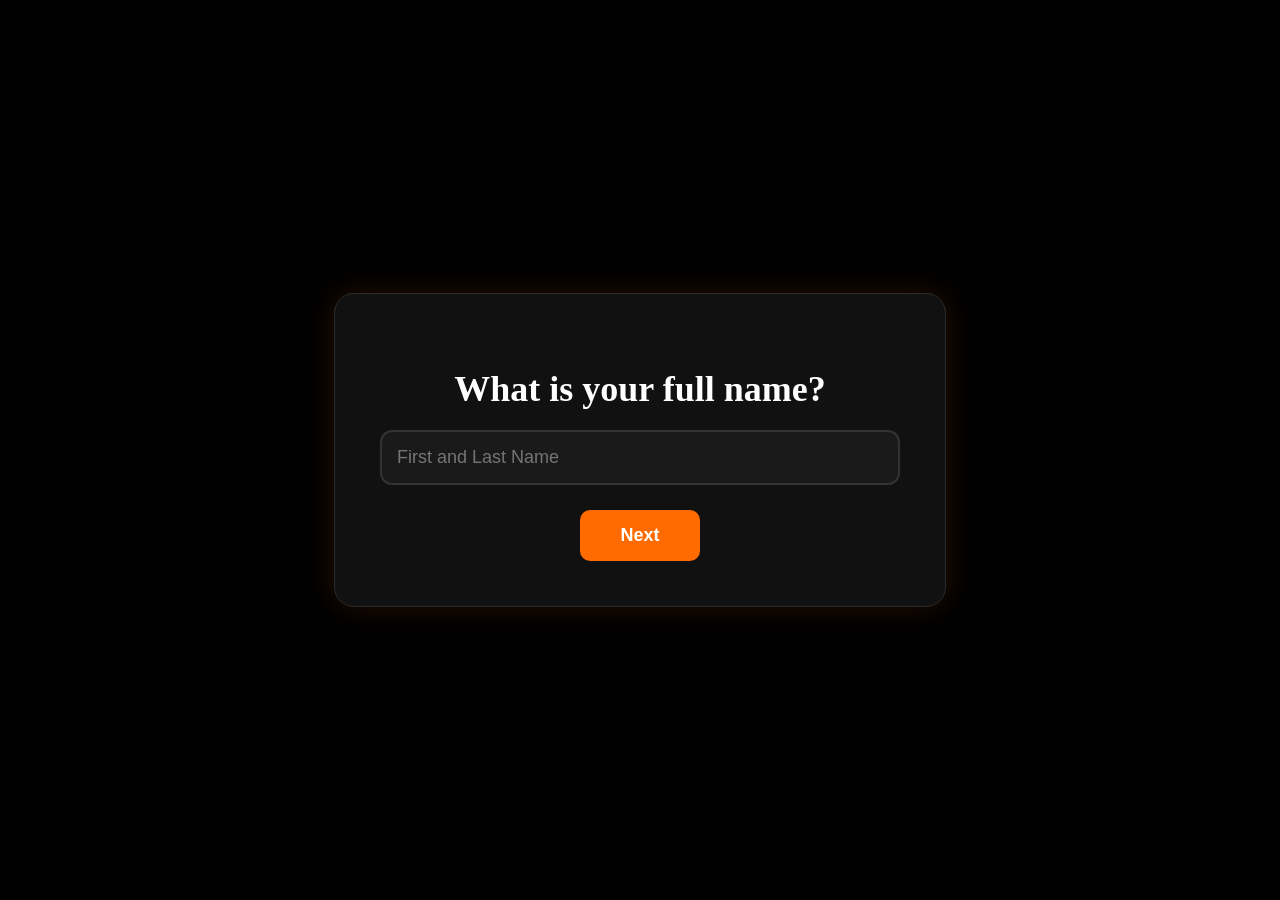
<file: index.html>
<!DOCTYPE html>

<html>

<head>

    <title>MacroMate</title>

    

    <link rel="stylesheet" href="style.css">

    

</head>

<body>

    <div class="container">

        

        <div class="card">

           

            <div class="step active" id="step1">

                <h2>What is your full name?</h2>

                

                <input type="text" id="fullName" placeholder="First and Last Name">

                <button onclick="nextStep(1,2)">Next</button>

               

            </div>

            <div class="step" id="step2">

                <h2>Choose a username</h2>

                

                <input type="text" id="username" placeholder="Username">

                <button onclick="nextStep(2,3)">Next</button>

            </div>

            <div class="step" id="step3">

                <h2>Enter your email</h2>

               

                <input type="email" id="email" placeholder="Email Address">

                <button onclick="nextStep(3,4)">Next</button>

            </div>

            <div class="step" id="step4">

                <h2>Create a password</h2>

              

                <input type="password" id="password" placeholder="Password">

                <button onclick="nextStep(4,5)">Next</button>

            </div>

            <div class="step" id="step5">

                <h2>Select your gender</h2>

                

                <select id="gender">

                    <option>Male</option>

                    <option>Female</option>

                    <option>Other</option>

                </select>

                <button onclick="nextStep(5,6)">Next</button>

            </div>

            <div class="step" id="step6">

                <h2>How old are you?</h2>

              

                <input type="number" id="age" placeholder="Age">

                <button onclick="nextStep(6,7)">Next</button>

            </div>

            <div class="step" id="step7">

                <h2>What is your height?</h2>

               

                <input type="number" id="height" placeholder="Height (cm)">

                <button onclick="nextStep(7,8)">Next</button>

            </div>

            <div class="step" id="step8">

                <h2>What is your weight?</h2>

             

                <input type="number" id="weight" placeholder="Weight (kg)">

                <button onclick="nextStep(8,9)">Next</button>

            </div>

            <div class="step" id="step9">

                <h2>What is your main goal?</h2>

               

                <select id="goal">

                    <option>Lose Weight</option>

                    <option>Gain Muscle</option>

                    <option>Stay Fit</option>

                    <option>Improve Health</option>

                    <option>Build Endurance</option>

                </select>

                <button onclick="nextStep(9,10)">Next</button>

            </div>

            <div class="step" id="step10">

                <h2>How active are you?</h2>

               

                <select id="activity">

                    <option>Not Active</option>

                    <option>Lightly Active</option>

                    <option>Moderately Active</option>

                    <option>Very Active</option>

                    <option>Athlete</option>

                </select>

                <button onclick="saveUserData()">Finish</button>

                

            </div>

            <div class="step" id="step11">

                <h2>Account Created!</h2>

               

                <p>Welcome to your fitness journey.</p>

            </div>

        </div>

    </div>

    <script src="script.js"></script>

   

</body>

</html>
</file>
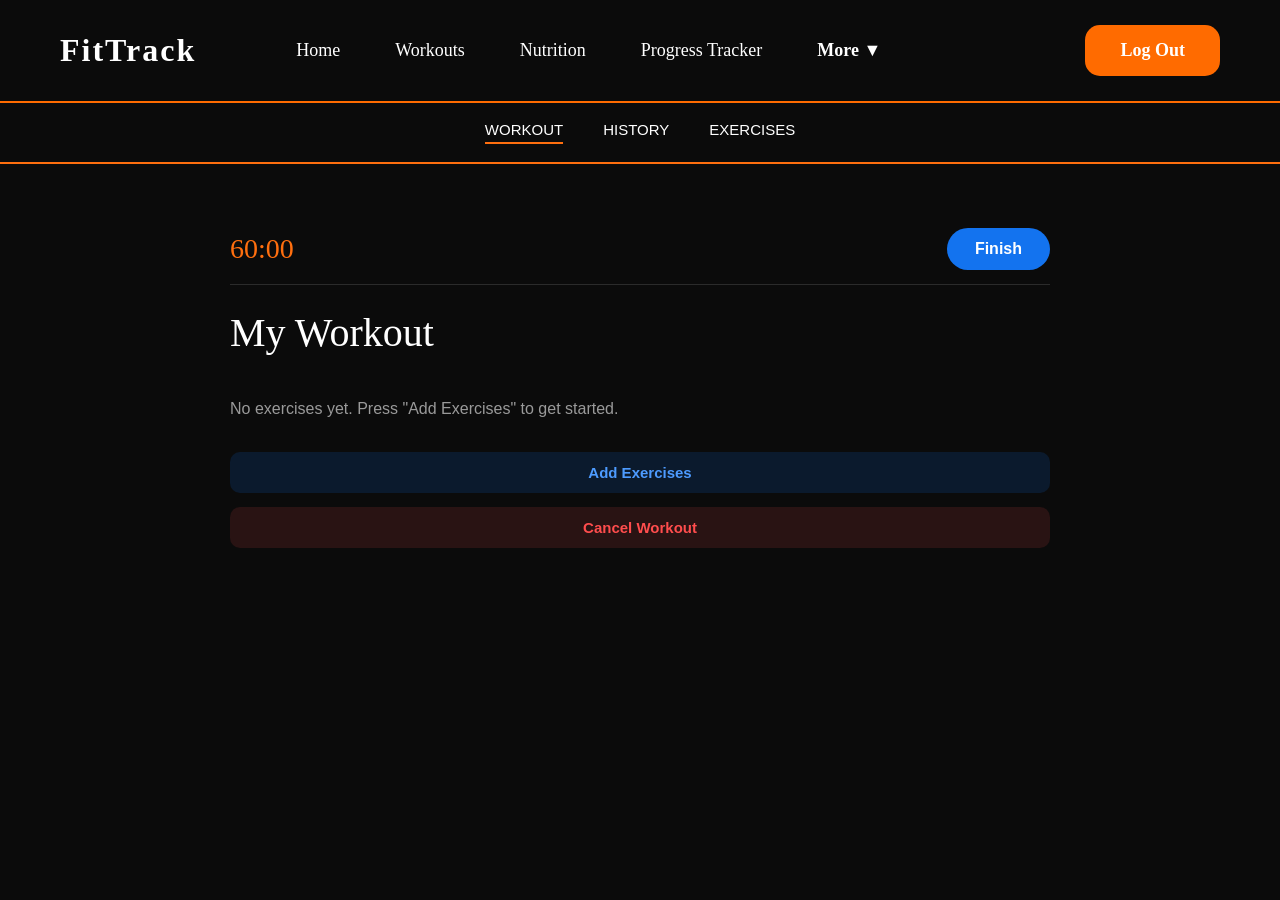
<file: active.html>
<!DOCTYPE html>
<html lang="en">
<head>
  <meta charset="UTF-8">
  <meta name="viewport" content="width=device-width, initial-scale=1.0">
  <title>Workout in Progress</title>
  <link rel="stylesheet" href="workoutpagestyle.css">
</head>
<body>

  <!-- ===== SHARED NAV (exact same on every page of the site) ===== -->
  <nav>

    <h1>FitTrack</h1>
    <!-- Website logo -->

    <div class="nav-links">

      <a href="dashboard.html">Home</a>
      <!-- Link to dashboard homepage -->

      <a href="workout.html">Workouts</a>
      <!-- Link to workouts page -->

      <a href="nutrition.html">Nutrition</a>
      <!-- Link to nutrition page -->

      <a href="progress.html">Progress Tracker</a>
      <!-- Link to progress tracker page -->

      <div class="dropdown">
        <!-- Dropdown menu -->

        <button class="dropbtn">
          More ▼
        </button>

        <div class="dropdown-content">

          <a href="about.html">About Us</a>
          <!-- Link to about page -->

          <a href="subscription.html">Subscriptions</a>
          <!-- Link to subscriptions page -->

          <a href="Contact.html">Contact</a>
          <!-- Link to contact page -->

        </div>

      </div>

    </div>

    <a href="Landing.html" class="signup-btn">
      Log Out
    </a>
    <!-- Logs user out and returns to landing page -->

  </nav>

  <!-- ===== WORKOUT TRACKER TABS (only on the tracker pages) ===== -->
  <div class="tracker-nav">
    <a href="workout.html" class="current">WORKOUT</a>
    <a href="history.html">HISTORY</a>
    <a href="exercises.html">EXERCISES</a>
  </div>

  <main>
    <!-- Timer and Finish button stick to the top -->
    <div class="active-top">
      <span class="timer"></span>
      <button class="blue-btn" onclick="finishWorkout()">Finish</button>
    </div>

    <input type="text" id="workout-name" class="name-input" value="My Workout">

    <!-- Exercises get added in here -->
    <div id="exercises">
      <p class="empty">No exercises yet. Press "Add Exercises" to get started.</p>
    </div>

    <div id="end"></div>
    <a href="#picker" class="light-btn full">Add Exercises</a>
    <a href="workout.html" class="red-btn full">Cancel Workout</a>
  </main>


  <!-- ===== HIDDEN EXERCISE (gets copied every time you add one) ===== -->
  <div class="exercise-block" id="exercise-template">
    <div class="card-head">
      <h3 class="exercise-name">Exercise</h3>
      <button class="text-btn red" onclick="removeExercise(this)">Remove</button>
    </div>
    <div class="set-header">
      <span>SET</span><span>KG</span><span>REPS</span><span>✓</span>
    </div>
    <div class="set-row">
      <span class="set-num">1</span>
      <input type="number" min="0">
      <input type="number" min="0">
      <label class="check"><input type="checkbox"><span>✓</span></label>
    </div>
    <button class="light-btn" onclick="addSet(this)">+ Add Set</button>
  </div>


  <!-- ===== POPUP: PICK AN EXERCISE ===== -->
  <div id="picker" class="modal">
    <div class="modal-box">
      <div class="modal-top">
        <a href="#end" class="text-btn">Close</a>
        <a href="#new-exercise" class="text-btn">+ New Exercise</a>
      </div>
      <a href="#end" class="list-item" onclick="addExercise('Barbell Row')">Barbell Row<span class="part">Back</span></a>
      <a href="#end" class="list-item" onclick="addExercise('Bench Press')">Bench Press<span class="part">Chest</span></a>
      <a href="#end" class="list-item" onclick="addExercise('Bicep Curl')">Bicep Curl<span class="part">Arms</span></a>
      <a href="#end" class="list-item" onclick="addExercise('Calf Raise')">Calf Raise<span class="part">Legs</span></a>
      <a href="#end" class="list-item" onclick="addExercise('Deadlift')">Deadlift<span class="part">Back</span></a>
      <a href="#end" class="list-item" onclick="addExercise('Incline Dumbbell Press')">Incline Dumbbell Press<span class="part">Chest</span></a>
      <a href="#end" class="list-item" onclick="addExercise('Lat Pulldown')">Lat Pulldown<span class="part">Back</span></a>
      <a href="#end" class="list-item" onclick="addExercise('Lateral Raise')">Lateral Raise<span class="part">Shoulders</span></a>
      <a href="#end" class="list-item" onclick="addExercise('Leg Press')">Leg Press<span class="part">Legs</span></a>
      <a href="#end" class="list-item" onclick="addExercise('Overhead Press')">Overhead Press<span class="part">Shoulders</span></a>
      <a href="#end" class="list-item" onclick="addExercise('Pull Ups')">Pull Ups<span class="part">Back</span></a>
      <a href="#end" class="list-item" onclick="addExercise('Romanian Deadlift')">Romanian Deadlift<span class="part">Legs</span></a>
      <a href="#end" class="list-item" onclick="addExercise('Squat')">Squat<span class="part">Legs</span></a>
      <a href="#end" class="list-item" onclick="addExercise('Tricep Pushdown')">Tricep Pushdown<span class="part">Arms</span></a>
    </div>
  </div>


  <!-- ===== POPUP: MAKE A NEW EXERCISE ===== -->
  <div id="new-exercise" class="modal">
    <div class="modal-box">
      <h2>New Exercise</h2>
      <input type="text" id="new-name" placeholder="Exercise name, e.g. Cable Crossover">
      <div class="modal-buttons">
        <a href="#picker" class="grey-btn">Cancel</a>
        <a href="#end" class="blue-btn" onclick="addExercise(document.getElementById('new-name').value)">Add</a>
      </div>
    </div>
  </div>


  <!-- ===== THE ONLY JAVASCRIPT ===== -->
  <script>
    // Remember when the workout started
    const startTime = Date.now();

    // Add an exercise by copying the hidden one
    function addExercise(name) {
      const block = document.getElementById("exercise-template").cloneNode(true);
      block.removeAttribute("id");
      block.querySelector("h3").textContent = name;
      document.getElementById("exercises").appendChild(block);
    }

    // Remove an exercise
    function removeExercise(button) {
      button.closest(".exercise-block").remove();
    }

    // Add a set by copying the last set
    function addSet(button) {
      const sets = button.parentElement.querySelectorAll(".set-row");
      const newSet = sets[sets.length - 1].cloneNode(true);
      newSet.querySelector(".set-num").textContent = sets.length + 1;
      newSet.querySelector(".check input").checked = false;
      button.before(newSet);
    }

    // Save every ticked set to History
    function finishWorkout() {
      let rows = "";
      const ticked = document.querySelectorAll("#exercises .check input:checked");

      for (const box of ticked) {
        const name = box.closest(".exercise-block").querySelector("h3").textContent;
        const numbers = box.closest(".set-row").querySelectorAll("input[type=number]");
        rows += "<div class='history-row'><span>" + name + "</span><span>" + numbers[0].value + " kg × " + numbers[1].value + "</span></div>";
      }

      if (rows === "") {
        alert("Tick off at least one set first.");
        return;
      }

      const minutes = Math.round((Date.now() - startTime) / 60000);
      const card = "<div class='card'><h3>" + document.getElementById("workout-name").value + "</h3>"
        + "<p class='date'>" + new Date().toDateString() + " · " + minutes + " min</p>"
        + "<div class='history-row head'><span>Exercise</span><span>Set</span></div>"
        + rows + "</div>";

      // Put the new workout at the top of the saved history
      localStorage.setItem("history", card + (localStorage.getItem("history") || ""));
      location.href = "history.html";
    }

    // If you started from a template, the link has its name and exercises after the "?"
    if (location.search !== "") {
      const names = decodeURI(location.search.slice(1)).split(",");
      document.getElementById("workout-name").value = names.shift();
      for (const name of names) {
        addExercise(name);
      }
    }
  </script>

</body>
</html>
</file>
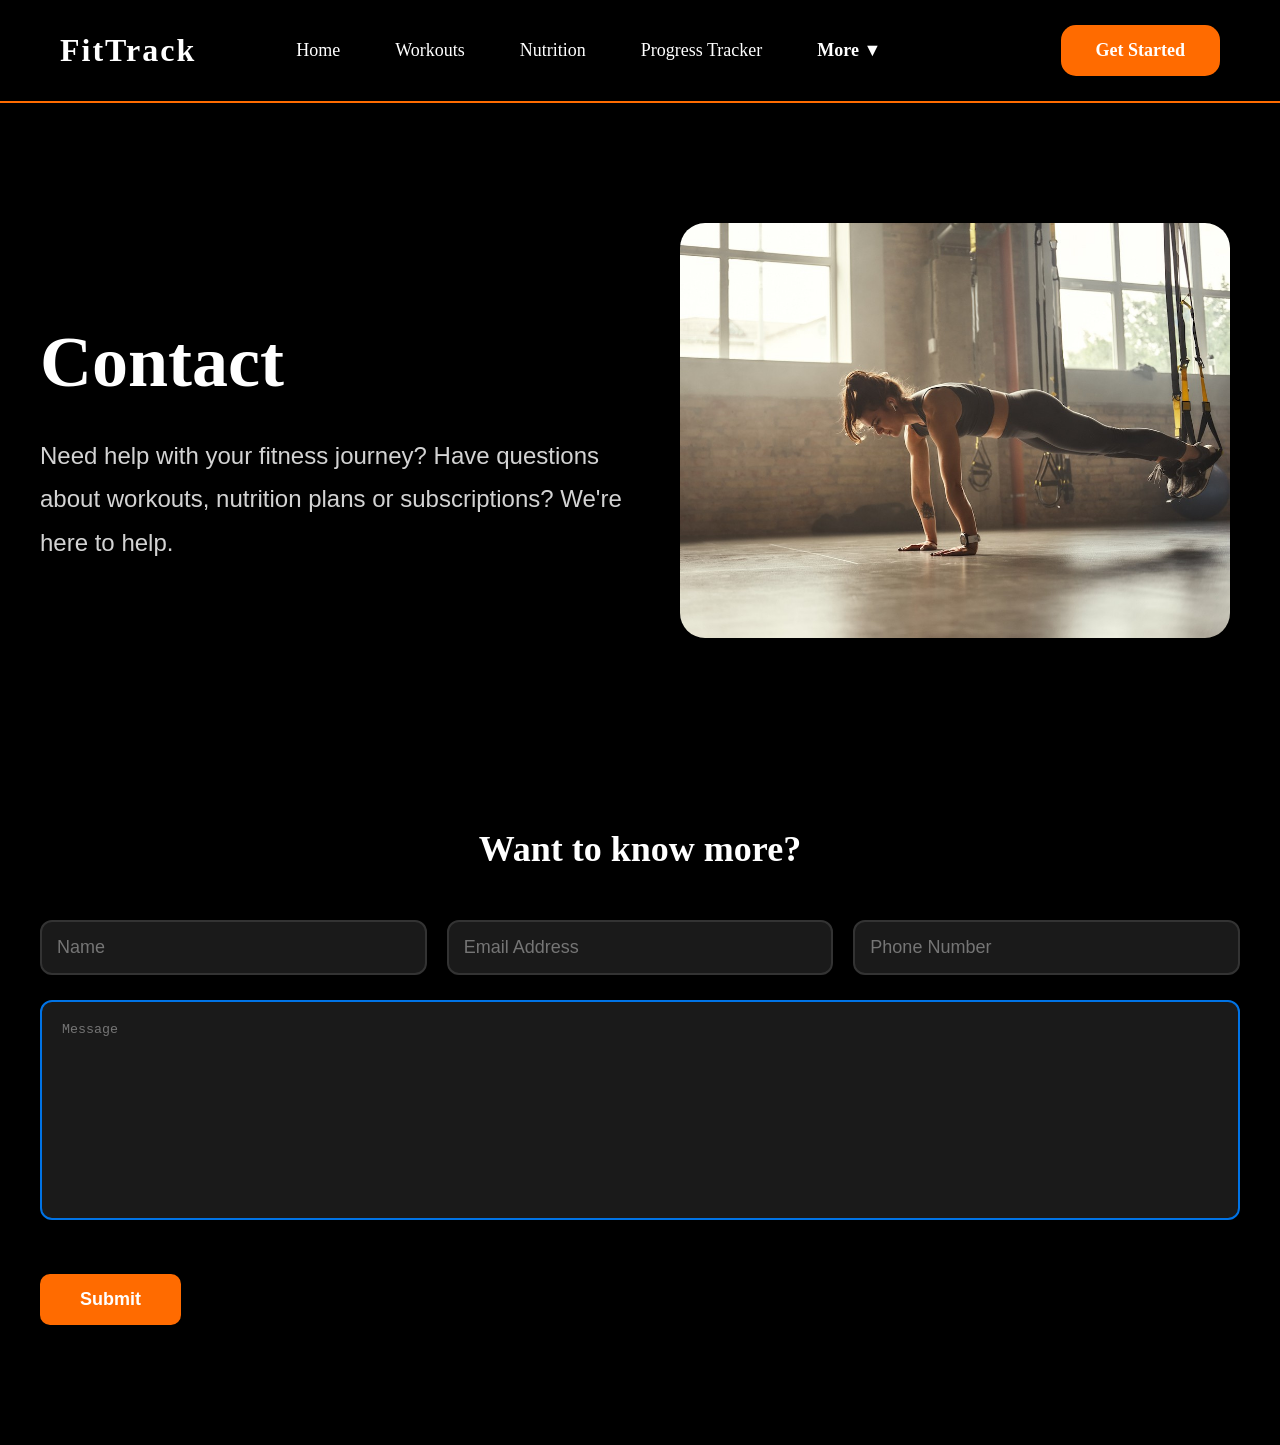
<file: Contact.html>
<!DOCTYPE html>

<html>

<head>

    <title>Contact | FitTrack</title>

    <!-- Page title shown in browser tab -->

    <link rel="stylesheet" href="style.css">

    <!-- Connects page to CSS file -->

</head>

<body>

    <nav>

        <h1>FitTrack</h1>

        <!-- Website logo -->

        <div class="nav-links">

            <a href="Landing.html">Home</a> 
                
                <!-- Link to home page -->

            <a href="workouts.html">Workouts</a> 
                
                <!-- Link to workouts page -->

            <a href="nutrition.html">Nutrition</a> 
                
                <!-- Link to nutrition page -->

            <a href="tracker.html">Progress Tracker</a> 
            
                <!-- Link to progress tracker page -->


            <div class="dropdown"> <!-- Dropdown menu -->
                <button class="dropbtn"> More ▼ </button>
                    <div class="dropdown-content">
                        <a href="about.html">About Us</a>
                        
                        <!-- Link to about page -->

                        <a href="subscriptions.html">Subscriptions</a> 
                        
                        <!-- Link to subscriptions page -->

                        <a href="contact.html">Contact</a> 
                        
                        <!-- Link to contact page -->

                </div>

            </div>

        </div>

        <a href="index.html" class="signup-btn">
            Get Started
        </a>

        <!-- Takes user to sign up page -->

    </nav>

    <div class="contact-header">

        <!-- Main contact section -->

        <div class="contact-text">

            <h1>Contact</h1>

            <!-- Contact page heading -->

            <p>

                Need help with your fitness journey?

                Have questions about workouts,
                nutrition plans or subscriptions?

                We're here to help.

            </p>

            <!-- Brief contact description -->

        </div>

        <div class="contact-image">

            <img src="AdobeStock_279281463.jpeg" alt="Fitness Support">

            <!-- Contact page image -->

        </div>

    </div>

    <div class="contact-section">

        <!-- Contact form section -->

        <h2>

            Want to know more?

        </h2>

        <!-- Contact form heading -->

        <form>

            <div class="contact-row">

                <input type="text" placeholder="Name">

                <!-- User enters name -->

                <input type="email" placeholder="Email Address">

                <!-- User enters email address -->

                <input type="tel" placeholder="Phone Number">

                <!-- User enters phone number -->

            </div>

            <textarea placeholder="Message"></textarea>

            <!-- User enters message -->

            <button type="submit">

                Submit

            </button>

            <!-- Submit button -->

        </form>

    </div>

</body>

</html>
</file>
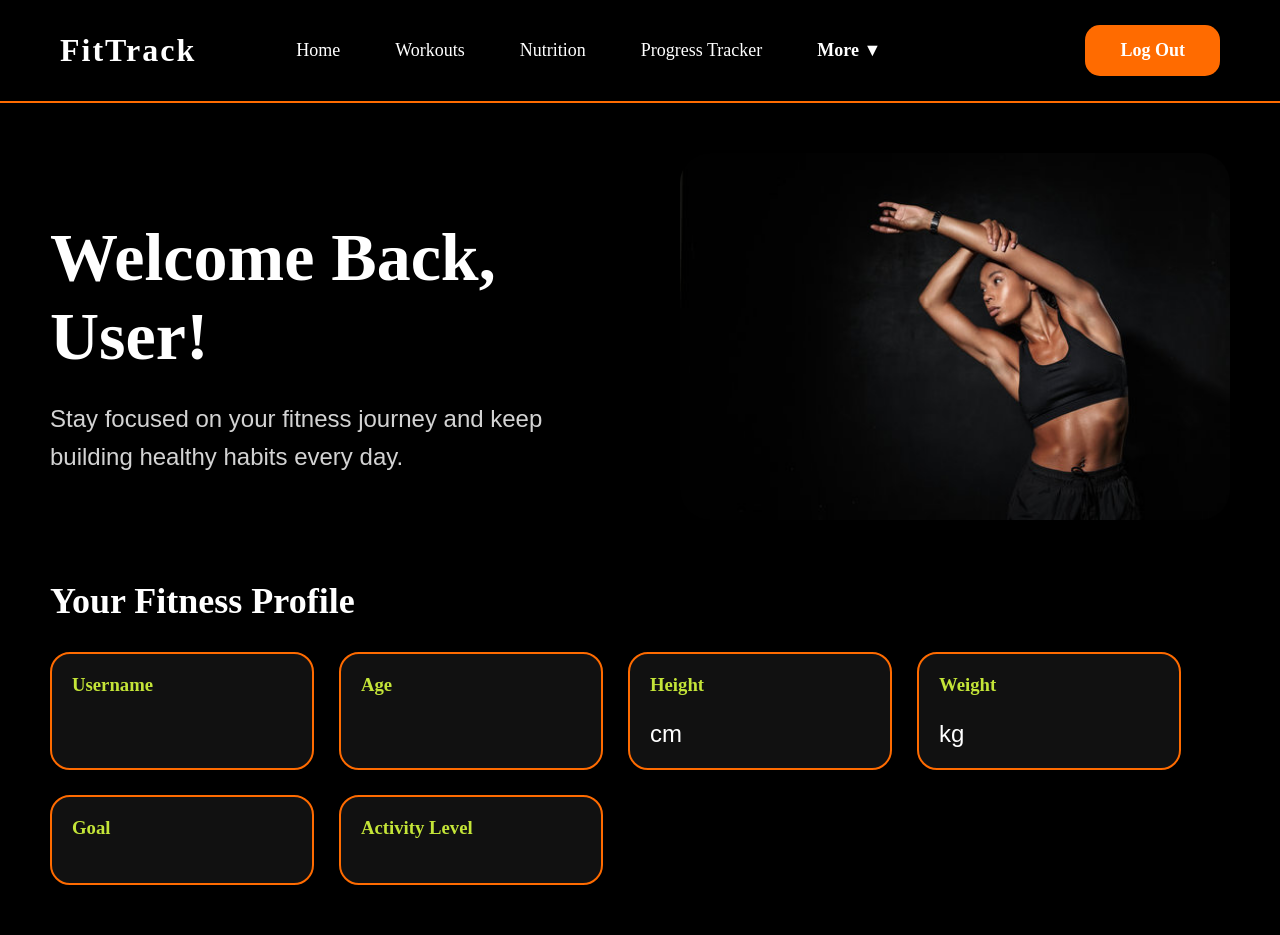
<file: dashboard.html>
<!DOCTYPE html>
<html>

<head>

    <title>FitTrack Dashboard</title>
    <!-- Dashboard page title -->

    <link rel="stylesheet" href="style.css">
    <!-- Connects dashboard to CSS file -->

</head>

<body>

    <nav>

        <h1>FitTrack</h1>
        <!-- Website logo -->

        <div class="nav-links">

            <a href="dashboard.html">Home</a>
            <!-- Link to dashboard homepage -->

            <a href="workouts.html">Workouts</a>
            <!-- Link to workouts page -->

            <a href="nutrition.html">Nutrition</a>
            <!-- Link to nutrition page -->

            <a href="progress.html">Progress Tracker</a>
            <!-- Link to progress tracker page -->

            <div class="dropdown">
                <!-- Dropdown menu -->

                <button class="dropbtn">
                    More ▼
                </button>

                <div class="dropdown-content">

                    <a href="about.html">About Us</a>
                    <!-- Link to about page -->

                    <a href="subscriptions.html">Subscriptions</a>
                    <!-- Link to subscriptions page -->

                    <a href="contact.html">Contact</a>
                    <!-- Link to contact page -->

                </div>

            </div>

        </div>

        <a href="Landing.html" class="signup-btn">
            Log Out
        </a>
        <!-- Logs user out and returns to landing page -->

    </nav>

    <div style="padding:50px; color:white;">
        <!-- Main dashboard content -->

        <div class="dashboard-hero">
            <!-- Dashboard welcome section -->

            <div class="dashboard-text">

                <h1 id="welcomeMessage">
                    Welcome Back!
                </h1>
                <!-- Personalized welcome message -->

                <p>
                    Stay focused on your fitness journey
                    and keep building healthy habits every day.
                </p>
                <!-- Motivational dashboard text -->

            </div>

            <div class="dashboard-image">

                <img src="360_F_302201067_2ytoUoIjmQTAiU1FPXSGQLGsVKeRJebB.jpg" alt="Fitness">

            </div>
            <!-- Dashboard fitness image -->

        </div>

        <h2>
            Your Fitness Profile
        </h2>
        <!-- Section heading for profile information -->

        <div class="profile-cards">

            <div class="profile-card">

                <h3>Username</h3>
                <!-- Displays user's username -->

                <p>
                    <span id="username"></span>
                </p>

            </div>

            <div class="profile-card">

                <h3>Age</h3>
                <!-- Displays user's age -->

                <p>
                    <span id="age"></span>
                </p>

            </div>

            <div class="profile-card">

                <h3>Height</h3>
                <!-- Displays user's height -->

                <p>
                    <span id="height"></span> cm
                </p>

            </div>

            <div class="profile-card">

                <h3>Weight</h3>
                <!-- Displays user's weight -->

                <p>
                    <span id="weight"></span> kg
                </p>

            </div>

            <div class="profile-card">

                <h3>Goal</h3>
                <!-- Displays user's fitness goal -->

                <p>
                    <span id="goal"></span>
                </p>

            </div>

            <div class="profile-card">

                <h3>Activity Level</h3>
                <!-- Displays user's activity level -->

                <p>
                    <span id="activity"></span>
                </p>

            </div>

        </div>

    </div>

    <script>

        // Gets user's full name from local storage

        const fullName =
            localStorage.getItem("fullName");

        // Updates welcome message with user's name

        document.getElementById("welcomeMessage").textContent =
            "Welcome Back, " + (fullName || "User") + "!";

        // Displays username

        document.getElementById("username").textContent =
            localStorage.getItem("username") || "";

        // Displays age

        document.getElementById("age").textContent =
            localStorage.getItem("age") || "";

        // Displays height

        document.getElementById("height").textContent =
            localStorage.getItem("height") || "";

        // Displays weight

        document.getElementById("weight").textContent =
            localStorage.getItem("weight") || "";

        // Displays fitness goal

        document.getElementById("goal").textContent =
            localStorage.getItem("goal") || "";

        // Displays activity level

        document.getElementById("activity").textContent =
            localStorage.getItem("activity") || "";

    </script>

</body>

</html>
</file>
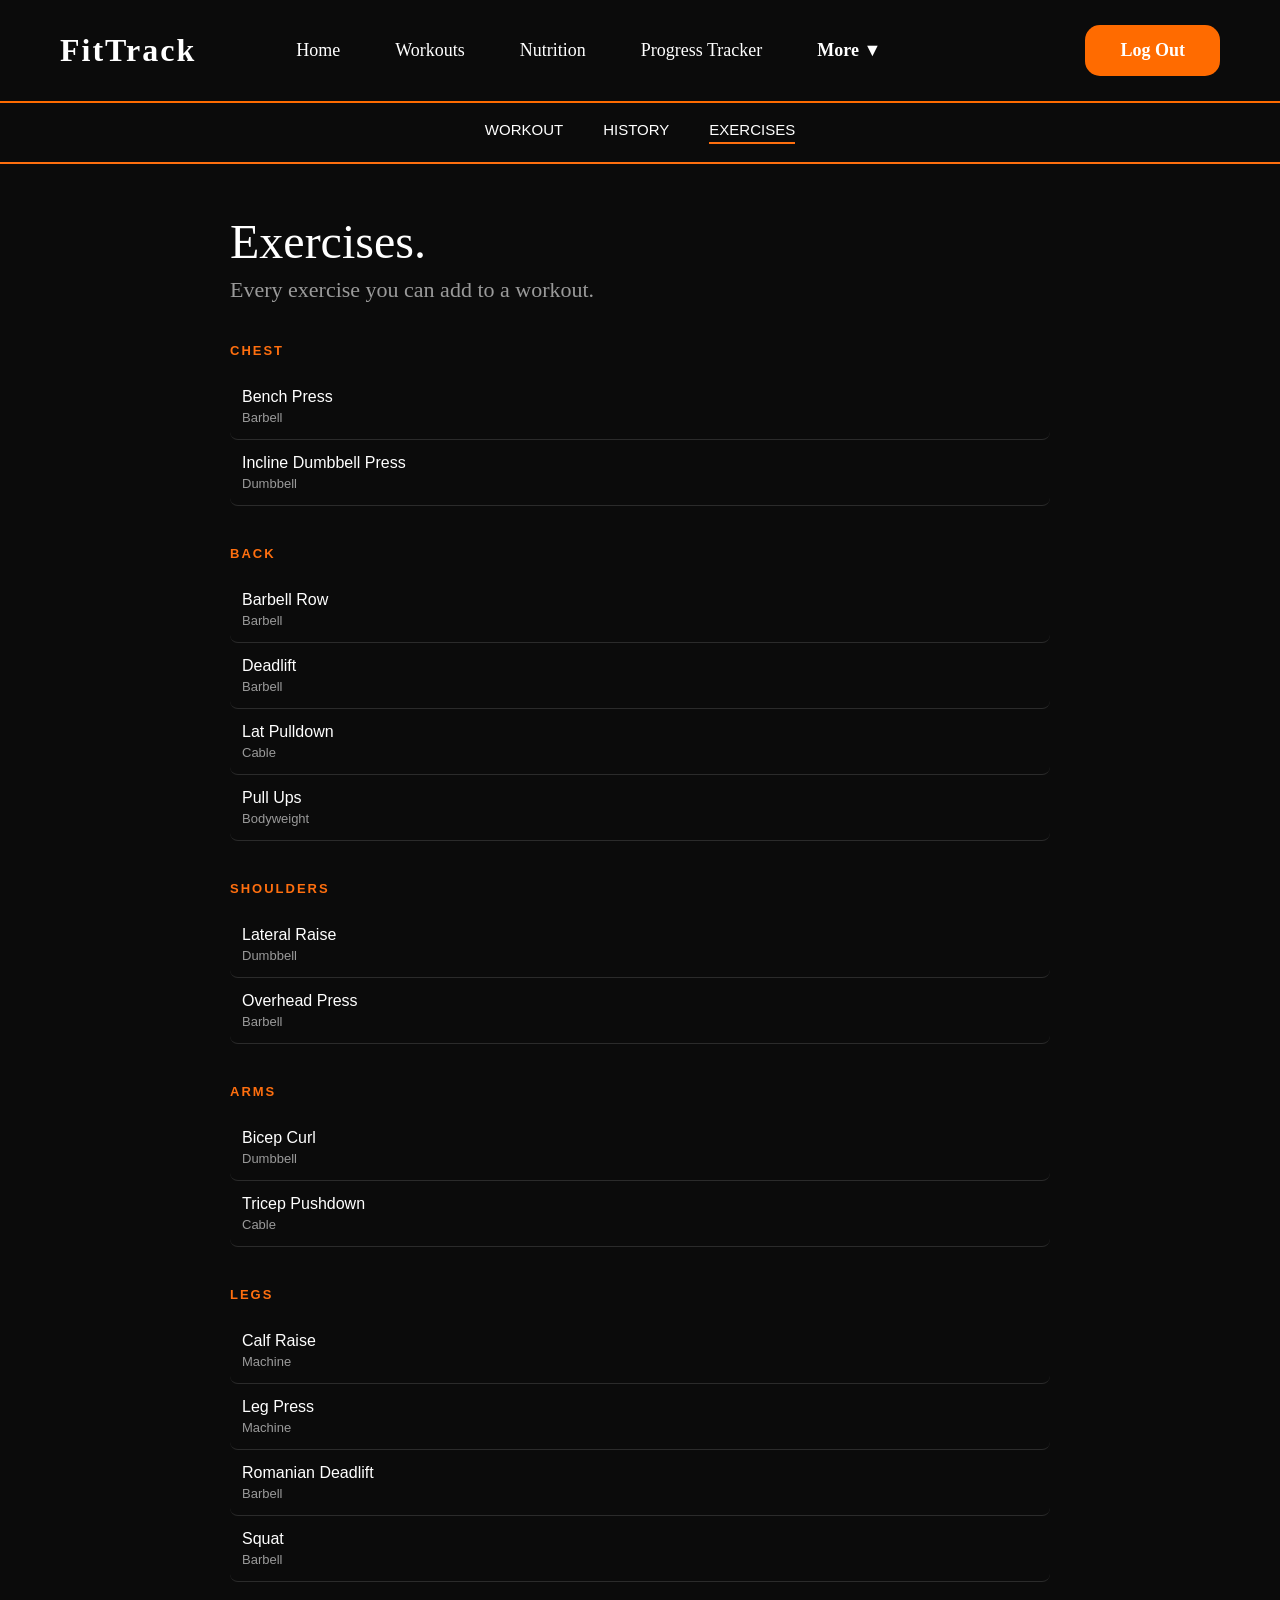
<file: exercises.html>
<!DOCTYPE html>
<html lang="en">
<head>
  <meta charset="UTF-8">
  <meta name="viewport" content="width=device-width, initial-scale=1.0">
  <title>Exercises</title>
  <link rel="stylesheet" href="workoutpagestyle.css">
</head>
<body>

  <!-- ===== SHARED NAV (exact same on every page of the site) ===== -->
  <nav>

    <h1>FitTrack</h1>
    <!-- Website logo -->

    <div class="nav-links">

      <a href="dashboard.html">Home</a>
      <!-- Link to dashboard homepage -->

      <a href="workout.html">Workouts</a>
      <!-- Link to workouts page -->

      <a href="nutrition.html">Nutrition</a>
      <!-- Link to nutrition page -->

      <a href="progress.html">Progress Tracker</a>
      <!-- Link to progress tracker page -->

      <div class="dropdown">
        <!-- Dropdown menu -->

        <button class="dropbtn">
          More ▼
        </button>

        <div class="dropdown-content">

          <a href="about.html">About Us</a>
          <!-- Link to about page -->

          <a href="subscription.html">Subscriptions</a>
          <!-- Link to subscriptions page -->

          <a href="Contact.html">Contact</a>
          <!-- Link to contact page -->

        </div>

      </div>

    </div>

    <a href="Landing.html" class="signup-btn">
      Log Out
    </a>
    <!-- Logs user out and returns to landing page -->

  </nav>

  <!-- ===== WORKOUT TRACKER TABS (only on the tracker pages) ===== -->
  <div class="tracker-nav">
    <a href="workout.html">WORKOUT</a>
    <a href="history.html">HISTORY</a>
    <a href="exercises.html" class="current">EXERCISES</a>
  </div>

  <main>
    <h1>Exercises.</h1>
    <p class="subtitle">Every exercise you can add to a workout.</p>

    <h2 class="section-title">CHEST</h2>
    <div class="list-item">Bench Press<span class="part">Barbell</span></div>
    <div class="list-item">Incline Dumbbell Press<span class="part">Dumbbell</span></div>

    <h2 class="section-title">BACK</h2>
    <div class="list-item">Barbell Row<span class="part">Barbell</span></div>
    <div class="list-item">Deadlift<span class="part">Barbell</span></div>
    <div class="list-item">Lat Pulldown<span class="part">Cable</span></div>
    <div class="list-item">Pull Ups<span class="part">Bodyweight</span></div>

    <h2 class="section-title">SHOULDERS</h2>
    <div class="list-item">Lateral Raise<span class="part">Dumbbell</span></div>
    <div class="list-item">Overhead Press<span class="part">Barbell</span></div>

    <h2 class="section-title">ARMS</h2>
    <div class="list-item">Bicep Curl<span class="part">Dumbbell</span></div>
    <div class="list-item">Tricep Pushdown<span class="part">Cable</span></div>

    <h2 class="section-title">LEGS</h2>
    <div class="list-item">Calf Raise<span class="part">Machine</span></div>
    <div class="list-item">Leg Press<span class="part">Machine</span></div>
    <div class="list-item">Romanian Deadlift<span class="part">Barbell</span></div>
    <div class="list-item">Squat<span class="part">Barbell</span></div>
  </main>

</body>
</html>
</file>
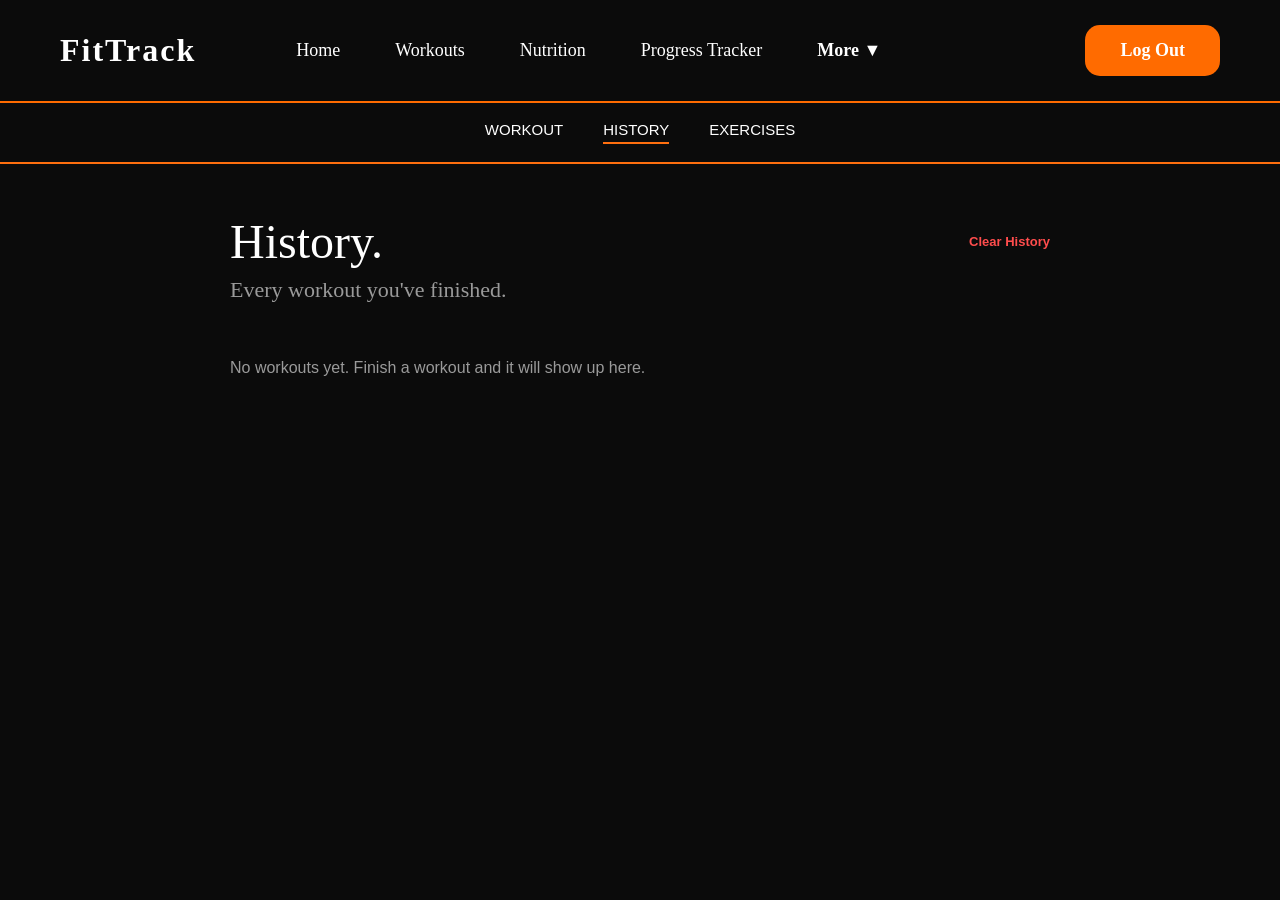
<file: history.html>
<!DOCTYPE html>
<html lang="en">
<head>
  <meta charset="UTF-8">
  <meta name="viewport" content="width=device-width, initial-scale=1.0">
  <title>History</title>
  <link rel="stylesheet" href="workoutpagestyle.css">
</head>
<body>

  <!-- ===== SHARED NAV (exact same on every page of the site) ===== -->
  <nav>

    <h1>FitTrack</h1>
    <!-- Website logo -->

    <div class="nav-links">

      <a href="dashboard.html">Home</a>
      <!-- Link to dashboard homepage -->

      <a href="workout.html">Workouts</a>
      <!-- Link to workouts page -->

      <a href="nutrition.html">Nutrition</a>
      <!-- Link to nutrition page -->

      <a href="progress.html">Progress Tracker</a>
      <!-- Link to progress tracker page -->

      <div class="dropdown">
        <!-- Dropdown menu -->

        <button class="dropbtn">
          More ▼
        </button>

        <div class="dropdown-content">

          <a href="about.html">About Us</a>
          <!-- Link to about page -->

          <a href="subscription.html">Subscriptions</a>
          <!-- Link to subscriptions page -->

          <a href="Contact.html">Contact</a>
          <!-- Link to contact page -->

        </div>

      </div>

    </div>

    <a href="Landing.html" class="signup-btn">
      Log Out
    </a>
    <!-- Logs user out and returns to landing page -->

  </nav>

  <!-- ===== WORKOUT TRACKER TABS (only on the tracker pages) ===== -->
  <div class="tracker-nav">
    <a href="workout.html">WORKOUT</a>
    <a href="history.html" class="current">HISTORY</a>
    <a href="exercises.html">EXERCISES</a>
  </div>

  <main>
    <div class="history-top">
      <h1>History.</h1>
      <button class="text-btn red" onclick="localStorage.removeItem('history'); location.reload();">Clear History</button>
    </div>
    <p class="subtitle">Every workout you've finished.</p>

    <div id="history-list">
      <p class="empty">No workouts yet. Finish a workout and it will show up here.</p>
    </div>
  </main>

  <!-- Show the saved workouts -->
  <script>
    if (localStorage.getItem("history") !== null) {
      document.getElementById("history-list").innerHTML = localStorage.getItem("history");
    }
  </script>

</body>
</html>
</file>
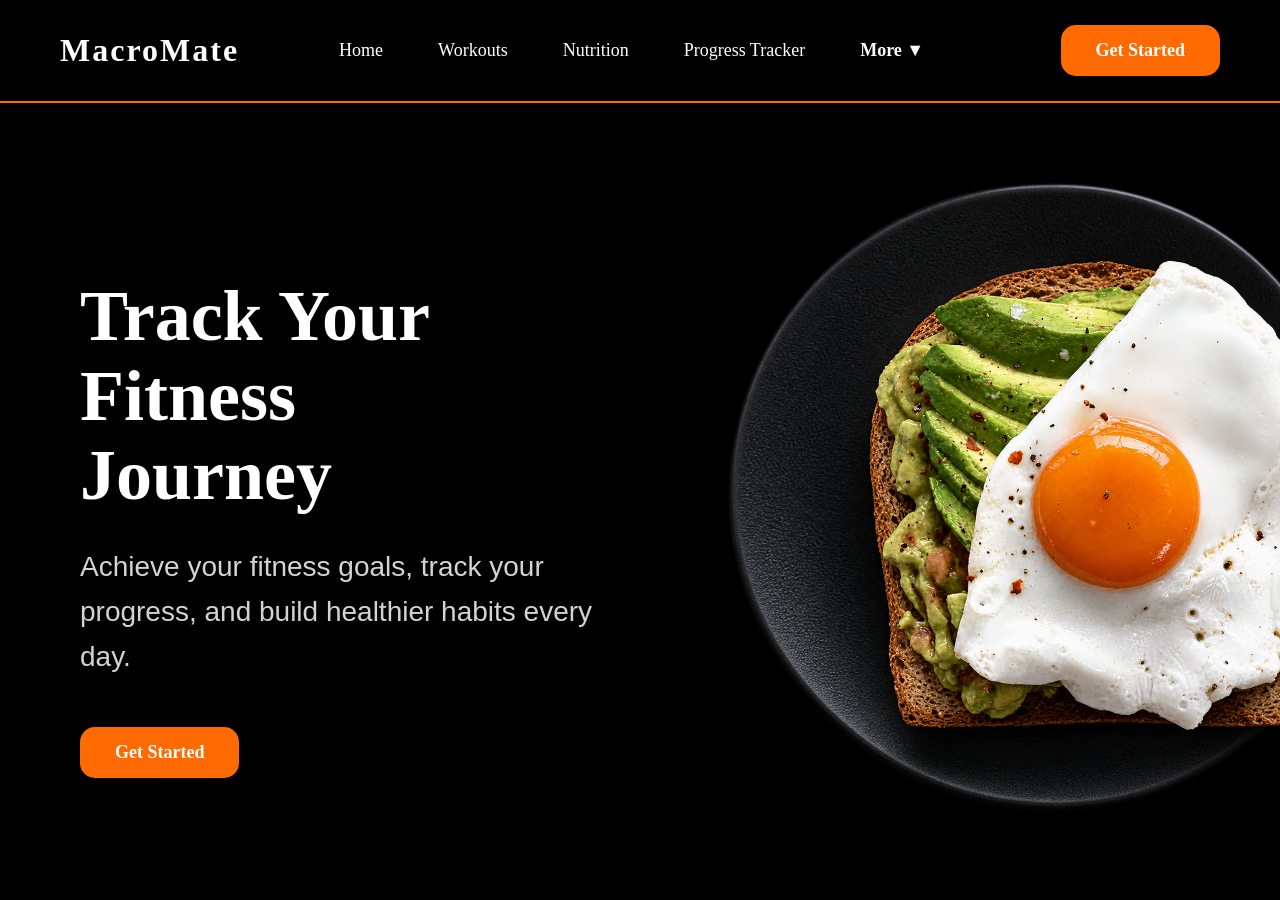
<file: Landing.html>
<!DOCTYPE html>
<html>

<head>

    <title>MacroMate</title>
    <!-- Website page title -->

    <link rel="stylesheet" href="style.css">
    <!-- Connects page to CSS file -->

</head>

<body>

    <nav>

        <h1>MacroMate</h1>
        <!-- Website logo -->

        <div class="nav-links">

            <a href="Landing.html">Home</a>
            <!-- Link to home page -->

            <a href="workouts.html">Workouts</a>
            <!-- Link to workouts page -->

            <a href="nutrition.html">Nutrition</a>
            <!-- Link to nutrition page -->

            <a href="tracker.html">Progress Tracker</a>
            <!-- Link to progress tracker page -->

            <div class="dropdown">
                <!-- Dropdown menu for extra pages -->

                <button class="dropbtn">
                    More ▼
                </button>

                <div class="dropdown-content">

                    <a href="about.html">About Us</a>
                    <!-- Link to about page -->

                    <a href="subscriptions.html">Subscriptions</a>
                    <!-- Link to subscriptions page -->

                    <a href="contact.html">Contact</a>
                    <!-- Link to contact page -->

                </div>

            </div>

        </div>

        <a href="index.html" class="signup-btn">
            Get Started
        </a>
        <!-- Takes user to sign up page -->

    </nav>

    <div class="hero">
        <!-- Main landing page section -->

        <div class="hero-text">

            <h2>
                Track Your
                <br>
                Fitness
                <br>
                Journey
            </h2>
            <!-- Main website heading -->

            <p>
                Achieve your fitness goals,
                track your progress,
                and build healthier habits
                every day.
            </p>
            <!-- Short description of FitTrack -->

            <a href="index.html" class="start-btn">
                Get Started
            </a>
            <!-- Button leading to signup page -->

        </div>

        <div class="hero-image">

            <img src="GetImage.png" alt="Healthy Food">
            <!-- Landing page image -->

        </div>

    </div>

</body>

</html>
</file>
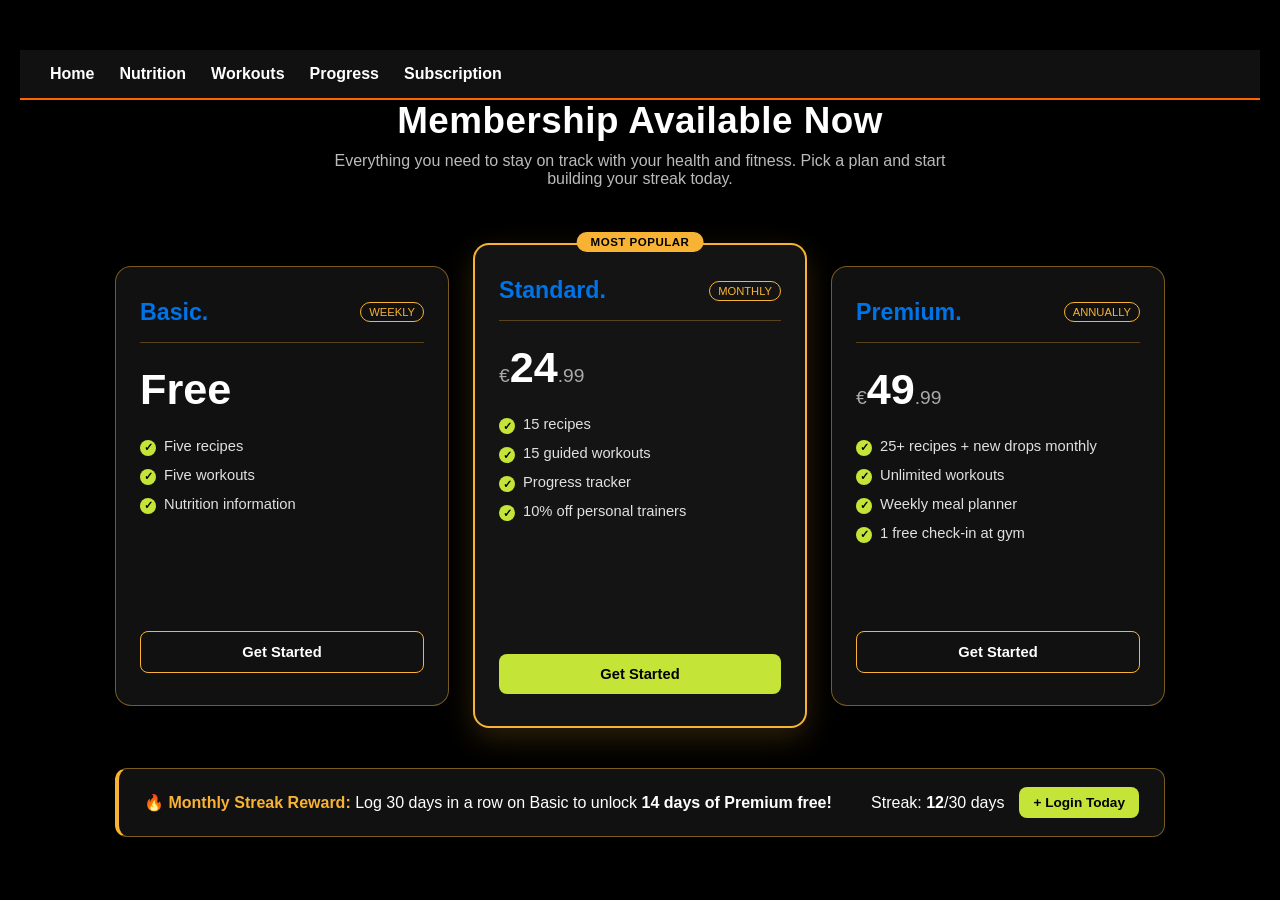
<file: subscription.html>
<!DOCTYPE html>
<html lang="en">
<head>
  <meta charset="UTF-8">
  <meta name="viewport" content="width=device-width, initial-scale=1.0">
  <title>Membership Plans</title>
  <!-- Connects this HTML page to style.css file -->
 <link rel="stylesheet" href="subscription.css">
  
</head>
  
<body>
  
  <nav style="background: #111; padding: 15px 30px; display: flex; gap: 25px; border-bottom: 2px solid #ff6600;">
    <a href="index.html" style="color: white; text-decoration: none; font-weight: bold;">Home</a>
    <a href="nutrition.html" style="color: white; text-decoration: none; font-weight: bold;">Nutrition</a>
    <a href="workout.html" style="color: white; text-decoration: none; font-weight: bold;">Workouts</a>
    <a href="progress.html" style="color: white; text-decoration: none; font-weight: bold;">Progress</a>
    <a href="subscription.html" style="color: white; text-decoration: none; font-weight: bold;">Subscription</a>
  </nav>

  
  <!-- Top Page Title & Subtitle -->
  <header>
    <h1>Membership Available Now</h1>
    <p>Everything you need to stay on track with your health and fitness. Pick a plan and start building your streak today.</p>
  </header>

  <main class="container">
    
    <!-- 3-Column Pricing Cards Grid -->
    <section class="cards-grid">
      
      <!-- Weekly - Basic -->
      <div class="card">
        <div class="card-header">
          <h3>Basic.</h3>
          <span class="pill-tag">WEEKLY</span>
        </div>
        
        <div class="divider"></div>
        <div class="price">Free</div>
        
        <ul>
          <li>Five recipes</li>
          <li>Five workouts</li>
          <li>Nutrition information</li>
        </ul>
        
        <button class="btn-outline" onclick="selectPlan('Weekly - Basic (Free)')">Get Started</button>
      </div>

      <!-- Monthly - Standard (Center box thsts higher up) -->
      <div class="card featured">
        <div class="top-badge">MOST POPULAR</div>
        <div class="card-header">
          <h3>Standard.</h3>
          <span class="pill-tag">MONTHLY</span>
        </div>
        <div class="divider"></div>
        <div class="price"><span>€</span>24<span>.99</span></div>
        <ul>
          <li>15 recipes</li>
          <li>15 guided workouts</li>
          <li>Progress tracker</li>
          <li>10% off personal trainers</li>
        </ul>
        <button class="btn-solid" onclick="selectPlan('Monthly - Standard (€24.99)')">Get Started</button>
        
      </div>

      <!-- Annually - Premium -->
      <div class="card">
        <div class="card-header">
          <h3>Premium.</h3>
          <span class="pill-tag">ANNUALLY</span>
        </div>
        
        <div class="divider"></div>
        <div class="price"><span>€</span>49<span>.99</span></div>
        
        <ul>
          <li>25+ recipes + new drops monthly</li>
          <li>Unlimited workouts</li>
          <li>Weekly meal planner</li>
          <li>1 free check-in at gym</li>
        </ul>
        
        <button class="btn-outline" onclick="selectPlan('Annually - Premium (€49.99)')">Get Started</button>
      </div>

    </section>

    <!-- Bottom streak banner -->
    <section class="streak-banner">
      <div>
        <strong>🔥 Monthly Streak Reward:</strong> Log 30 days in a row on Basic to unlock <b>14 days of Premium free!</b>
      </div>
      <div class="streak-controls">
        <span>Streak: <b id="streak-num">12</b>/30 days</span>
        <button class="btn-solid small" onclick="logDay()">+ Login Today</button>
      </div>
    </section>

  </main>

  <!-- Connects this HTML page to your script.js file -->
  <script src="subscription.js"></script>
</body>
</html>
</file>
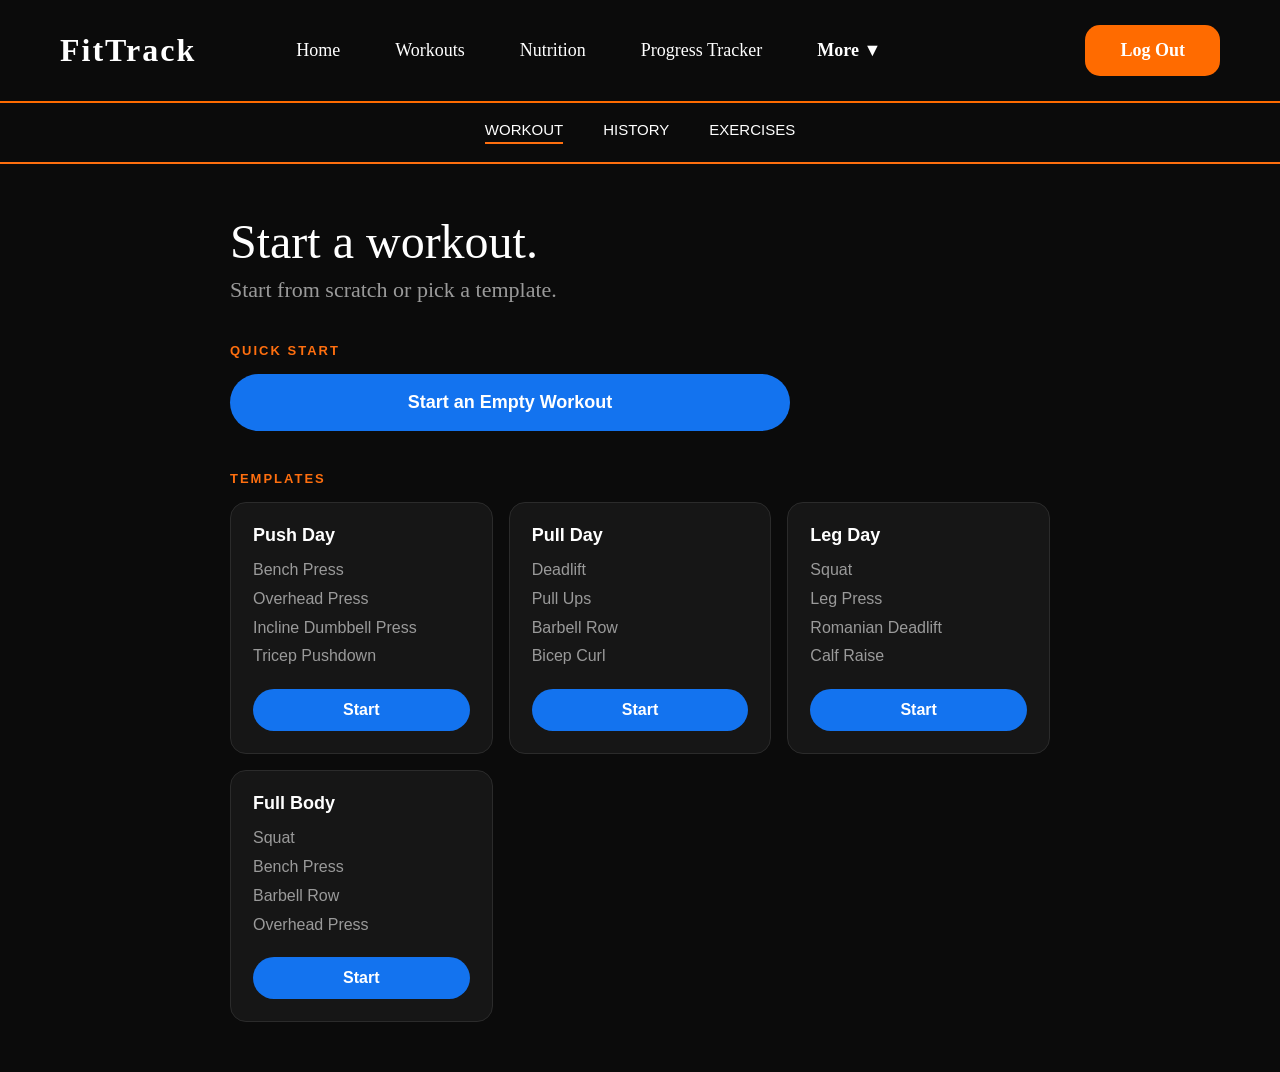
<file: workout.html>
<!DOCTYPE html>
<html lang="en">
<head>
  <meta charset="UTF-8">
  <meta name="viewport" content="width=device-width, initial-scale=1.0">
  <title>Workout</title>
  <link rel="stylesheet" href="workoutpagestyle.css">
</head>
<body>

  <!-- ===== SHARED NAV (exact same on every page of the site) ===== -->
  <nav>

    <h1>FitTrack</h1>
    <!-- Website logo -->

    <div class="nav-links">

      <a href="dashboard.html">Home</a>
      <!-- Link to dashboard homepage -->

      <a href="workout.html">Workouts</a>
      <!-- Link to workouts page -->

      <a href="nutrition.html">Nutrition</a>
      <!-- Link to nutrition page -->

      <a href="progress.html">Progress Tracker</a>
      <!-- Link to progress tracker page -->

      <div class="dropdown">
        <!-- Dropdown menu -->

        <button class="dropbtn">
          More ▼
        </button>

        <div class="dropdown-content">

          <a href="about.html">About Us</a>
          <!-- Link to about page -->

          <a href="subscription.html">Subscriptions</a>
          <!-- Link to subscriptions page -->

          <a href="Contact.html">Contact</a>
          <!-- Link to contact page -->

        </div>

      </div>

    </div>

    <a href="Landing.html" class="signup-btn">
      Log Out
    </a>
    <!-- Logs user out and returns to landing page -->

  </nav>

  <!-- ===== WORKOUT TRACKER TABS (only on the tracker pages) ===== -->
  <div class="tracker-nav">
    <a href="workout.html" class="current">WORKOUT</a>
    <a href="history.html">HISTORY</a>
    <a href="exercises.html">EXERCISES</a>
  </div>

  <main>
    <h1>Start a workout.</h1>
    <p class="subtitle">Start from scratch or pick a template.</p>

    <h2 class="section-title">QUICK START</h2>
    <a href="active.html" class="blue-btn big">Start an Empty Workout</a>

    <h2 class="section-title">TEMPLATES</h2>
    <div class="card-grid">

      <div class="card template">
        <h3>Push Day</h3>
        <ul>
          <li>Bench Press</li>
          <li>Overhead Press</li>
          <li>Incline Dumbbell Press</li>
          <li>Tricep Pushdown</li>
        </ul>
        <!-- After the ? : workout name, then the exercises -->
        <a href="active.html?Push Day,Bench Press,Overhead Press,Incline Dumbbell Press,Tricep Pushdown" class="blue-btn">Start</a>
      </div>

      <div class="card template">
        <h3>Pull Day</h3>
        <ul>
          <li>Deadlift</li>
          <li>Pull Ups</li>
          <li>Barbell Row</li>
          <li>Bicep Curl</li>
        </ul>
        <a href="active.html?Pull Day,Deadlift,Pull Ups,Barbell Row,Bicep Curl" class="blue-btn">Start</a>
      </div>

      <div class="card template">
        <h3>Leg Day</h3>
        <ul>
          <li>Squat</li>
          <li>Leg Press</li>
          <li>Romanian Deadlift</li>
          <li>Calf Raise</li>
        </ul>
        <a href="active.html?Leg Day,Squat,Leg Press,Romanian Deadlift,Calf Raise" class="blue-btn">Start</a>
      </div>

      <div class="card template">
        <h3>Full Body</h3>
        <ul>
          <li>Squat</li>
          <li>Bench Press</li>
          <li>Barbell Row</li>
          <li>Overhead Press</li>
        </ul>
        <a href="active.html?Full Body,Squat,Bench Press,Barbell Row,Overhead Press" class="blue-btn">Start</a>
      </div>

    </div>
  </main>

</body>
</html>
</file>
<file: style.css>
/* Sets the overall page background, font and minimum height */
body {
    margin: 0;
    background-color: #000000;
    font-family: Arial, sans-serif;
    min-height: 100vh;
}

/* Centres the signup or login card on the page */
.container {
    min-height: 100vh;
    display: flex;
    justify-content: center;
    align-items: center;
}

/* Styles the main signup or login card */
.card {
    width: 520px;
    background-color: #111111;
    padding: 45px;
    border-radius: 20px;
    box-shadow: 0 0 30px rgba(255,107,0,0.15);
    text-align: center;
    color: white;
    border: 1px solid #2b2b2b;
}

/* Hides signup steps that are not currently selected */
.step {
    display: none;
}

/* Makes the currently selected signup step visible */
.active {
    display: block;
}

/* Styles all second-level headings */
h2 {
    color: white;
    margin-bottom: 20px;
    font-size: 36px;
    font-family: "Times New Roman", serif;
}

/* Styles text input fields and selection menus */
input, select {
    width: 100%;
    padding: 15px;
    font-size: 18px;
    border-radius: 12px;
    border: 2px solid #333333;
    background-color: #1a1a1a;
    color: white;
    box-sizing: border-box;
    transition: 0.3s;
}

/* Changes the border colour when an input field is selected */
input:focus, select:focus {
    border-color: #FF6B00;
    outline: none;
}

/* Styles the smaller descriptive text underneath headings */
.subtitle {
    color: #a0a0a0;
    font-size: 16px;
    margin-bottom: 30px;
}

/* Styles the main buttons on the website */
button {
    margin-top: 25px;
    padding: 15px 40px;
    border: none;
    border-radius: 10px;
    background-color: #FF6B00;
    color: white;
    font-size: 18px;
    font-weight: bold;
    cursor: pointer;
}

/* Changes the button colour when the mouse hovers over it */
button:hover {
    background-color: #C4E538;
    color: black;
}

/* Displays the user's progress through the signup steps */
.progress {
    color: #0073E6;
    margin-top: 15px;
    font-size: 14px;
}

/* Creates the main navigation bar at the top of the page */
nav {
    display: flex;
    justify-content: space-between;
    align-items: center;
    padding: 25px 60px;
    border-bottom: 2px solid #FF6B00;
    box-sizing: border-box;
    gap: 20px;
}

/* Styles the website title inside the navigation bar */
nav h1 {
    color: white;
    font-size: 32px;
    margin: 0;
    letter-spacing: 2px;
    font-family: "Times New Roman", serif;
}

/* Aligns the navigation links in a horizontal row */
.nav-links {
    display: flex;
    align-items: center;
    gap: 55px;
    margin-left: 80px;
}

/* Styles the individual navigation links */
.nav-links a {
    color: white;
    text-decoration: none;
    font-size: 18px;
    font-family: "Times New Roman", serif;
}

/* Styles the signup link in the navigation bar */
.signup-btn {
    background-color: #FF6B00;
    color: white;
    text-decoration: none;
    padding: 15px 35px;
    border-radius: 15px;
    font-weight: bold;
    font-size: 18px;
    margin-left: auto;
    font-family: "Times New Roman", serif;
}

/* Changes the signup link colour when hovered over */
.signup-btn:hover {
    background-color: #C4E538;
    color: black;
}

/* Positions the dropdown menu relative to its button */
.dropdown {
    position: relative;
}

/* Styles the button that opens the dropdown menu */
.dropbtn {
    background: none;
    border: none;
    color: white;
    font-size: 18px;
    cursor: pointer;
    font-family: "Times New Roman", serif;
    margin: 0;
    padding: 0;
}

/* Positions and styles the hidden dropdown menu */
.dropdown-content {
    display: none;
    position: absolute;
    top: 100%;
    left: 0;
    min-width: 180px;
    background-color: #687342;
    border-radius: 8px;
    overflow: hidden;
}

/* Displays each dropdown option as a separate link */
.dropdown-content a {
    display: block;
    padding: 12px 15px;
    color: white;
    text-decoration: none;
}

/* Changes the dropdown link background when hovered over */
.dropdown-content a:hover {
    background-color: #869652;
}

/* Makes the dropdown menu appear when the mouse hovers over it */
.dropdown:hover .dropdown-content {
    display: block;
}

/* Creates the main introduction section of the homepage */
.hero {
    display: flex;
    justify-content: space-between;
    align-items: center;
    gap: 30px;
    padding: 80px 0 80px 80px;
    width: 100%;
    box-sizing: border-box;
}

/* Sets the width of the text area in the hero section */
.hero-text {
    width: 45%;
    flex-shrink: 0;
}

/* Styles the main heading in the hero section */
.hero-text h2 {
    color: white;
    font-size: 72px;
    line-height: 1.1;
    margin-bottom: 30px;
    font-family: "Times New Roman", serif;
}

/* Styles the descriptive paragraph in the hero section */
.hero-text p {
    color: #d3d3d3;
    font-size: 28px;
    line-height: 1.6;
}

/* Sets the size and rounded corners of the hero image */
.hero-image img {
    width: 100%;
    max-width: none;
    display: block;
    border-radius: 30px 0 0 30px;
}

/* Arranges the profile cards in rows with spacing between them */
.profile-cards {
    display: flex;
    flex-wrap: wrap;
    gap: 25px;
    margin-top: 30px;
}

/* Styles each individual profile card */
.profile-card {
    width: 220px;
    background-color: #111111;
    border: 2px solid #FF6B00;
    border-radius: 20px;
    padding: 20px;
    box-shadow: 0px 8px 20px rgba(0,0,0,0.4);
}

/* Styles the heading inside each profile card */
.profile-card h3 {
    margin-top: 0;
    color: #C4E538;
    font-family: "Times New Roman", serif;
}

/* Styles the paragraph text inside each profile card */
.profile-card p {
    margin-bottom: 0;
    color: white;
    font-size: 24px;
}

/* Arranges the contact page heading, text and image side by side */
.contact-header {
    display: flex;
    justify-content: flex-start;
    align-items: center;
    max-width: 1400px;
    margin: 80px auto;
    padding: 40px;
    gap: 40px;
}

/* Sets the contact text area width */
.contact-text {
    flex: 0 0 50%;
}

/* Styles the main heading on the contact page */
.contact-text h1 {
    color: white;
    font-size: 72px;
    font-family: "Times New Roman", serif;
    margin-bottom: 30px;
}

/* Styles the descriptive paragraph on the contact page */
.contact-text p {
    color: #d3d3d3;
    font-size: 24px;
    line-height: 1.8;
}

/* Positions the contact image */
.contact-image {
    flex: 1;
    display: flex;
    justify-content: flex-start;
    min-width: 0;
}

/* Sets the contact image size and rounded corners */
.contact-image img {
    width: 100%;
    max-width: 550px;
    border-radius: 25px;
}

/* Sets the width, spacing and positioning of the contact form */
.contact-section {
    max-width: 1200px;
    margin: 80px auto;
    padding: 40px;
}

/* Centres the heading above the contact form */
.contact-section h2 {
    text-align: center;
    margin-bottom: 50px;
}

/* Places contact form input fields next to each other */
.contact-row {
    display: flex;
    gap: 20px;
    margin-bottom: 25px;
}

/* Allows contact input fields to share the available row space */
.contact-row input {
    flex: 1;
}

/* Styles the larger message box in the contact form */
textarea {
    width: 100%;
    height: 220px;
    padding: 20px;
    border-radius: 12px;
    border: 2px solid #0073E6;
    background-color: #1a1a1a;
    color: white;
    box-sizing: border-box;
    margin-bottom: 25px;
    resize: none;
}

/* Arranges the dashboard text and image side by side */
.dashboard-hero {
    display: flex;
    justify-content: space-between;
    align-items: center;
    gap: 80px;
    margin-bottom: 60px;
}

/* Allows the dashboard text area to fill available space */
.dashboard-text {
    flex: 1;
    min-width: 0;
}

/* Styles the main heading on the dashboard page */
.dashboard-text h1 {
    font-size: 68px;
    color: white;
    font-family: "Times New Roman", serif;
    margin-bottom: 20px;
}

/* Styles the descriptive text underneath the dashboard heading */
.dashboard-text p {
    color: #d3d3d3;
    font-size: 24px;
    line-height: 1.6;
    max-width: 600px;
}

/* Centres the dashboard image within its section */
.dashboard-image {
    flex: 1;
    min-width: 0;
    display: flex;
    justify-content: center;
}

/* Sets the dashboard image size and rounded corners */
.dashboard-image img {
    width: 100%;
    max-width: 650px;
    border-radius: 30px;
}

/* Styles the Get Started button on the landing page */
.start-btn {
    display: inline-block;
    background-color: #FF6B00;
    color: white;
    text-decoration: none;
    padding: 15px 35px;
    border-radius: 15px;
    font-weight: bold;
    font-size: 18px;
    margin-top: 20px;
    font-family: "Times New Roman", serif;
}

/* Changes the button colour when hovered over */
.start-btn:hover {
    background-color: #C4E538;
    color: black;
}
</file>
<file: workoutpagestyle.css>
/* ===== COLOURS ===== */
:root {
  --black: #0b0b0b;
  --card: #161616;
  --card-light: #222222;
  --border: #2b2b2b;
  --white: #ffffff;
  --grey: #9a9a9a;
  --orange: #ff6f0f;
  --blue: #1373ef;
  --light-blue: #4d9bff;
  --red: #ff4d4d;
}

/* ===== BASICS ===== */
* {
  box-sizing: border-box;
  margin: 0;
  padding: 0;
}

body {
  background: var(--black);
  color: var(--white);
  font-family: Arial, Helvetica, sans-serif;
}

/* ===== SHARED FITTRACK NAV ===== */
/* Copied from style.css so the nav looks the same as the other pages.
   We don't load style.css here because its .card and button styles
   mess up the tracker. If the nav changes in style.css, change it here too. */
nav {
  display: flex;
  justify-content: space-between;
  align-items: center;
  padding: 25px 60px;
  border-bottom: 2px solid #FF6B00;
  box-sizing: border-box;
  gap: 20px;
}

nav h1 {
  color: white;
  font-size: 32px;
  margin: 0;
  letter-spacing: 2px;
  font-family: "Times New Roman", serif;
}

.nav-links {
  display: flex;
  align-items: center;
  gap: 55px;
  margin-left: 80px;
}

.nav-links a {
  color: white;
  text-decoration: none;
  font-size: 18px;
  font-family: "Times New Roman", serif;
}

.signup-btn {
  background-color: #FF6B00;
  color: white;
  text-decoration: none;
  padding: 15px 35px;
  border-radius: 15px;
  font-weight: bold;
  font-size: 18px;
  margin-left: auto;
  font-family: "Times New Roman", serif;
}

.signup-btn:hover {
  background-color: #C4E538;
  color: black;
}

.dropdown {
  position: relative;
}

.dropbtn {
  background: none;
  border: none;
  color: white;
  font-size: 18px;
  cursor: pointer;
  font-family: "Times New Roman", serif;
  font-weight: bold;
  margin: 0;
  padding: 0;
}

.dropdown-content {
  display: none;
  position: absolute;
  top: 100%;
  left: 0;
  min-width: 180px;
  background-color: #687342;
  border-radius: 8px;
  overflow: hidden;
  z-index: 20;
}

.dropdown-content a {
  display: block;
  padding: 12px 15px;
  color: white;
  text-decoration: none;
}

.dropdown-content a:hover {
  background-color: #869652;
}

/* Shows the dropdown when you hover over More */
.dropdown:hover .dropdown-content {
  display: block;
}

/* ===== TRACKER TABS (under the shared FitTrack nav) ===== */
.tracker-nav {
  display: flex;
  justify-content: center;
  gap: 40px;
  padding: 18px 60px;
  border-bottom: 2px solid var(--orange);
}

.tracker-nav a {
  color: var(--white);
  text-decoration: none;
  font-size: 15px;
  padding-bottom: 4px;
  border-bottom: 2px solid transparent;
}

/* Orange line under the page you're on */
.tracker-nav a:hover,
.tracker-nav a.current {
  border-bottom-color: var(--orange);
}

/* ===== PAGE LAYOUT ===== */
main {
  max-width: 900px;
  margin: 0 auto;
  padding: 50px 40px;
}

/* Only page headings, so it doesn't mess with the FitTrack logo in the nav */
main h1 {
  font-family: Georgia, "Times New Roman", serif;
  font-size: 48px;
  font-weight: normal;
}

h2 {
  font-size: 22px;
  margin-bottom: 16px;
}

h3 {
  font-size: 18px;
}

.subtitle {
  font-family: Georgia, "Times New Roman", serif;
  font-size: 22px;
  color: var(--grey);
  margin: 8px 0 36px;
}

/* Small orange headings like "TEMPLATES" */
.section-title {
  color: var(--orange);
  font-size: 13px;
  letter-spacing: 2px;
  margin: 40px 0 16px;
}

.empty {
  color: var(--grey);
  padding: 20px 0;
}

/* ===== BUTTONS (work on <a> and <button>) ===== */
.blue-btn,
.light-btn,
.red-btn,
.text-btn,
.grey-btn {
  display: inline-block;
  text-align: center;
  text-decoration: none;
  font-family: Arial, Helvetica, sans-serif;
  font-weight: bold;
  border: none;
  cursor: pointer;
}

.blue-btn:hover,
.light-btn:hover,
.red-btn:hover,
.text-btn:hover {
  opacity: 0.85;
}

.blue-btn {
  background: var(--blue);
  color: var(--white);
  border-radius: 999px;
  padding: 12px 28px;
  font-size: 16px;
}

.big {
  width: 100%;
  max-width: 560px;
  padding: 18px;
  font-size: 18px;
}

.grey-btn {
  background: none;
  color: var(--white);
  border: 1px solid var(--border);
  border-radius: 999px;
  padding: 12px 28px;
  font-size: 16px;
}

.light-btn {
  background: rgba(19, 115, 239, 0.15);
  color: var(--light-blue);
  border-radius: 10px;
  padding: 12px;
  font-size: 15px;
}

.red-btn {
  background: rgba(255, 77, 77, 0.12);
  color: var(--red);
  border-radius: 10px;
  padding: 12px;
  font-size: 15px;
}

.full {
  display: block;
  width: 100%;
  margin-top: 14px;
}

/* Button that looks like a link */
.text-btn {
  background: none;
  color: var(--light-blue);
  font-size: 15px;
}

.text-btn.red {
  color: var(--red);
  font-size: 13px;
}

/* ===== CARDS ===== */
.card-grid {
  display: grid;
  grid-template-columns: repeat(auto-fill, minmax(250px, 1fr));
  gap: 16px;
}

.card {
  background: var(--card);
  border: 1px solid var(--border);
  border-radius: 16px;
  padding: 22px;
  margin-bottom: 16px;
}

.card-grid .card {
  margin-bottom: 0;
}

/* Name on the left, small button on the right */
.card-head {
  display: flex;
  justify-content: space-between;
  align-items: center;
  margin-bottom: 10px;
}

/* Template cards */
.template {
  display: flex;
  flex-direction: column;
}

.template ul {
  list-style: none;
  color: var(--grey);
  line-height: 1.8;
  margin: 10px 0 18px;
  flex: 1;
}

/* ===== ACTIVE WORKOUT ===== */
.active-top {
  position: sticky;
  top: 0;
  z-index: 5;
  background: var(--black);
  display: flex;
  justify-content: space-between;
  align-items: center;
  padding: 14px 0;
  border-bottom: 1px solid var(--border);
}

/* The timer counts up using only CSS */
@property --min {
  syntax: "<integer>";
  inherits: false;
  initial-value: 0;
}

@property --sec {
  syntax: "<integer>";
  inherits: false;
  initial-value: 0;
}

.timer {
  color: var(--orange);
  font-size: 28px;
  font-family: Georgia, "Times New Roman", serif;
  animation: count-min 3600s steps(60) forwards, count-sec 60s steps(60) infinite;
  counter-reset: min var(--min) sec var(--sec);
}

.timer::after {
  content: counter(min, decimal-leading-zero) ":" counter(sec, decimal-leading-zero);
}

@keyframes count-min {
  to { --min: 60; }
}

@keyframes count-sec {
  to { --sec: 60; }
}

.name-input {
  width: 100%;
  background: none;
  border: none;
  color: var(--white);
  font-family: Georgia, "Times New Roman", serif;
  font-size: 40px;
  margin: 24px 0;
}

.name-input:focus {
  outline: none;
  border-bottom: 1px solid var(--orange);
}

/* Hide "No exercises yet" once an exercise is added */
#exercises:has(.exercise-block) .empty {
  display: none;
}

/* The hidden exercise that gets copied */
#exercise-template {
  display: none;
}

.exercise-block {
  margin-bottom: 30px;
}

.exercise-name {
  color: var(--light-blue);
}

/* One set: SET | KG | REPS | tick */
.set-row,
.set-header {
  display: grid;
  grid-template-columns: 50px 1fr 1fr 60px;
  gap: 10px;
  align-items: center;
  padding: 6px 8px;
  border-radius: 8px;
  text-align: center;
}

.set-header {
  color: var(--grey);
  font-size: 12px;
  letter-spacing: 1px;
  font-weight: bold;
}

.set-num {
  font-weight: bold;
}

.set-row input[type="number"] {
  width: 100%;
  padding: 8px;
  background: var(--card-light);
  border: none;
  border-radius: 6px;
  color: var(--white);
  font-size: 16px;
  text-align: center;
}

/* The tick box: hide the real checkbox and style the ✓ instead */
.check input {
  display: none;
}

.check span {
  display: block;
  padding: 8px 0;
  background: var(--card-light);
  color: var(--grey);
  border-radius: 6px;
  font-size: 18px;
  cursor: pointer;
}

.check input:checked + span {
  background: var(--orange);
  color: var(--white);
}

/* A ticked set turns orange */
.set-row:has(input:checked) {
  background: rgba(255, 111, 15, 0.18);
}

.set-row:has(input:checked) input[type="number"] {
  background: transparent;
}

.exercise-block .light-btn {
  width: 100%;
  margin-top: 8px;
  background: var(--card-light);
  color: var(--white);
}

/* ===== LISTS ===== */
.list-item {
  display: block;
  padding: 14px 12px;
  border-bottom: 1px solid var(--border);
  border-radius: 8px;
  color: var(--white);
  text-decoration: none;
}

a.list-item:hover {
  background: rgba(19, 115, 239, 0.15);
}

.part {
  display: block;
  color: var(--grey);
  font-size: 13px;
  margin-top: 4px;
}

/* ===== HISTORY ===== */
.date {
  color: var(--orange);
  font-size: 14px;
  margin: 6px 0 16px;
}

.history-row {
  display: flex;
  justify-content: space-between;
  padding: 5px 0;
  color: var(--grey);
}

.history-row.head {
  color: var(--white);
  font-weight: bold;
  font-size: 14px;
}

.history-top {
  display: flex;
  justify-content: space-between;
  align-items: center;
}

/* ===== POPUPS (open when the link points to their id) ===== */
.modal {
  display: none;
  position: fixed;
  top: 0;
  left: 0;
  width: 100%;
  height: 100%;
  background: rgba(0, 0, 0, 0.75);
  justify-content: center;
  align-items: center;
  z-index: 10;
}

.modal:target {
  display: flex;
}

.modal-box {
  background: var(--card);
  border: 1px solid var(--border);
  border-radius: 16px;
  padding: 24px;
  width: 90%;
  max-width: 520px;
  max-height: 85vh;
  overflow-y: auto;
}

.modal-top {
  display: flex;
  justify-content: space-between;
  align-items: center;
  margin-bottom: 16px;
}

.modal-box input[type="text"] {
  width: 100%;
  padding: 12px 16px;
  background: var(--card-light);
  border: 1px solid var(--border);
  border-radius: 10px;
  color: var(--white);
  font-size: 16px;
  margin: 16px 0;
}

.modal-buttons {
  display: flex;
  justify-content: flex-end;
  gap: 12px;
}

/* ===== PHONES ===== */
@media (max-width: 700px) {
  .tracker-nav {
    gap: 20px;
    padding: 14px 20px;
  }
  .tracker-nav a {
    font-size: 13px;
  }
  main {
    padding: 30px 16px;
  }
  main h1 {
    font-size: 34px;
  }
  .subtitle {
    font-size: 18px;
  }
  .set-row,
  .set-header {
    grid-template-columns: 36px 1fr 1fr 50px;
  }
}
</file>
<file: subscription.css>
/* main font */
* { box-sizing: border-box; margin: 0; padding: 0; font-family: Arial, sans-serif; }

/* Pure black background and white text */
body {
  background: #000000;
  color: #ffffff;
  min-height: 100vh;
  padding: 50px 20px;
}

/* main heading orange colour and writing below */
header { text-align: center; max-width: 650px; margin: 0 auto 55px; }
header h1 { color:  #ffffff; font-size: 2.3rem; margin-bottom: 10px; letter-spacing: 0.5px; }
header p { color: #bbbbbb; font-size: 1rem; }

/* middle part */
.container { max-width: 1050px; margin: 0 auto; }

/* the subscription boxes next to each other */
.cards-grid {
  display: grid;
  grid-template-columns: repeat(3, 1fr);
  gap: 24px;
  align-items: center;
}

/* Orange colour around boxes */
.card {
  background: #111111;
  border: 1px solid rgba(248, 179, 52, 0.45);
  border-radius: 16px;
  padding: 32px 24px;
  display: flex;
  flex-direction: column;
  position: relative;
  min-height: 440px;
}

/* middle taller box with bright orange border and glow */
.card.featured {
  border: 2px solid #f8b334;
  background: #141414;
  min-height: 485px;
  box-shadow: 0 10px 30px rgba(248, 179, 52, 0.18);
}

/* "MOST POPULAR" sign at the top of the center card */
.top-badge {
  position: absolute;
  top: -13px;
  left: 50%;
  transform: translateX(-50%);
  background: #f8b334;
  color: #000000;
  font-size: 0.72rem;
  font-weight: bold;
  padding: 4px 14px;
  border-radius: 20px;
  letter-spacing: 0.5px;
}

/* box heading blue and frequency tag orange */
.card-header { display: flex; justify-content: space-between; align-items: center; }
.card-header h3 { color: #0073E6; font-size: 1.45rem; font-weight: bold; }
.pill-tag { font-size: 0.7rem; color: #f8b334; border: 1px solid #f8b334; padding: 3px 8px; border-radius: 12px; }

/* Horizontal line under each box title */
.divider { height: 1px; background: rgba(248, 179, 52, 0.3); margin: 16px 0 22px; }

/* Price display */
.price { font-size: 2.7rem; font-weight: bold; margin-bottom: 24px; color: #ffffff; }
.price span { font-size: 1.2rem; font-weight: normal; color: #aaaaaa; }

/* checklist with green circle checkmarks */
.card ul { list-style: none; flex: 1; margin-bottom: 25px; }
.card ul li { margin-bottom: 13px; padding-left: 24px; position: relative; font-size: 0.92rem; color: #e0e0e0; }
.card ul li::before {
  content: "✓";
  position: absolute;
  left: 0;
  color: #000000;
  background: #C4E538;
  width: 16px;
  height: 16px;
  border-radius: 50%;
  font-size: 0.7rem;
  font-weight: bold;
  display: flex;
  align-items: center;
  justify-content: center;
  top: 2px;
}

/* Button styles */
button { padding: 12px 18px; border-radius: 8px; font-weight: bold; cursor: pointer; font-size: 0.92rem; transition: 0.2s; }
.btn-outline { background: transparent; color: #ffffff; border: 1px solid #f8b334; }
.btn-outline:hover { background: rgba(248, 179, 52, 0.15); color: #f8b334; }

.btn-solid { background: #C4E538; color: #000000; border: none; }
.btn-solid:hover { background: #d4f24c; }

/* Bottom streak reward bar  */
.streak-banner {
  margin-top: 40px;
  background: #111111;
  border: 1px solid rgba(248, 179, 52, 0.45);
  border-left: 4px solid #f8b334;
  border-radius: 12px;
  padding: 18px 25px;
  display: flex;
  justify-content: space-between;
  align-items: center;
  flex-wrap: wrap;
  gap: 15px;
}
.streak-banner strong { color: #f8b334; }
.streak-controls { display: flex; align-items: center; gap: 15px; }
.btn-solid.small { padding: 8px 14px; font-size: 0.85rem; }

/* Stacks the 3 boxesvertically on smaller screens */
@media (max-width: 850px) {
  .cards-grid { grid-template-columns: 1fr; }
  .card.featured { min-height: auto; }
}
</file>
